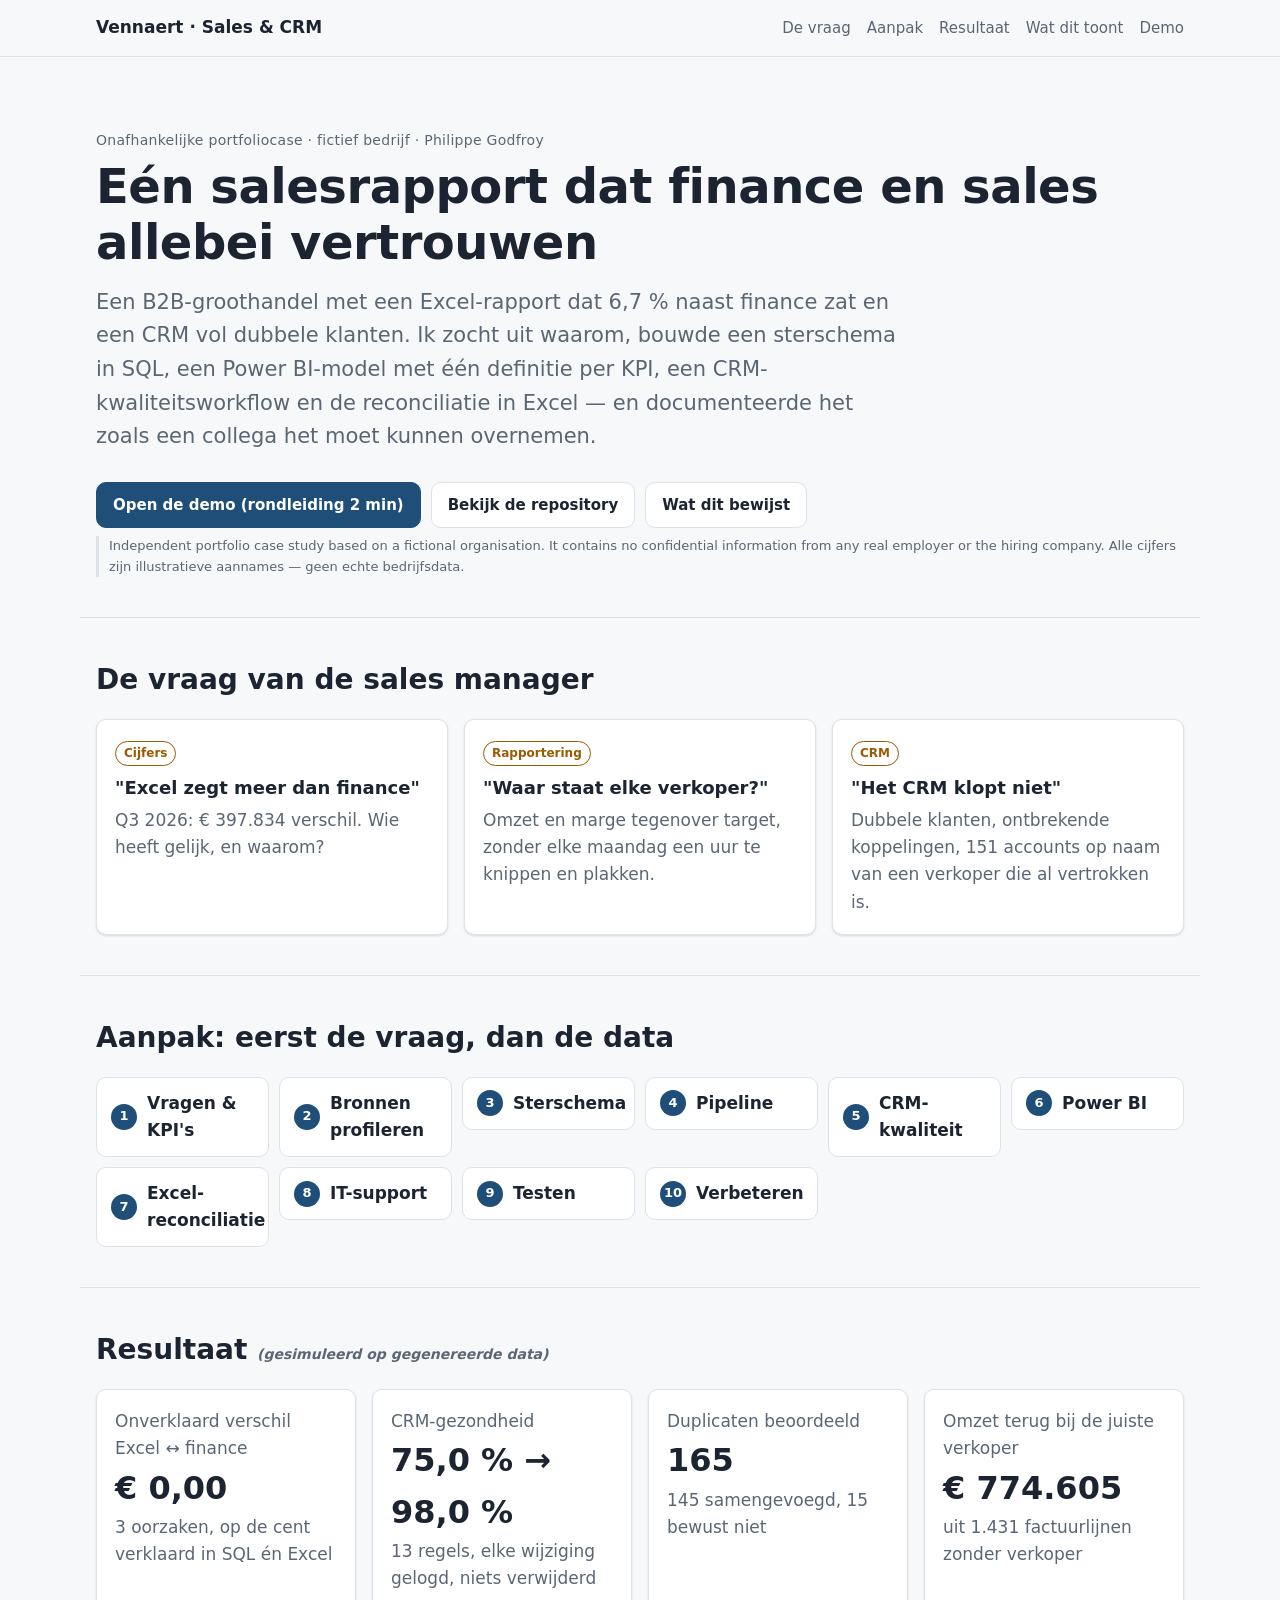
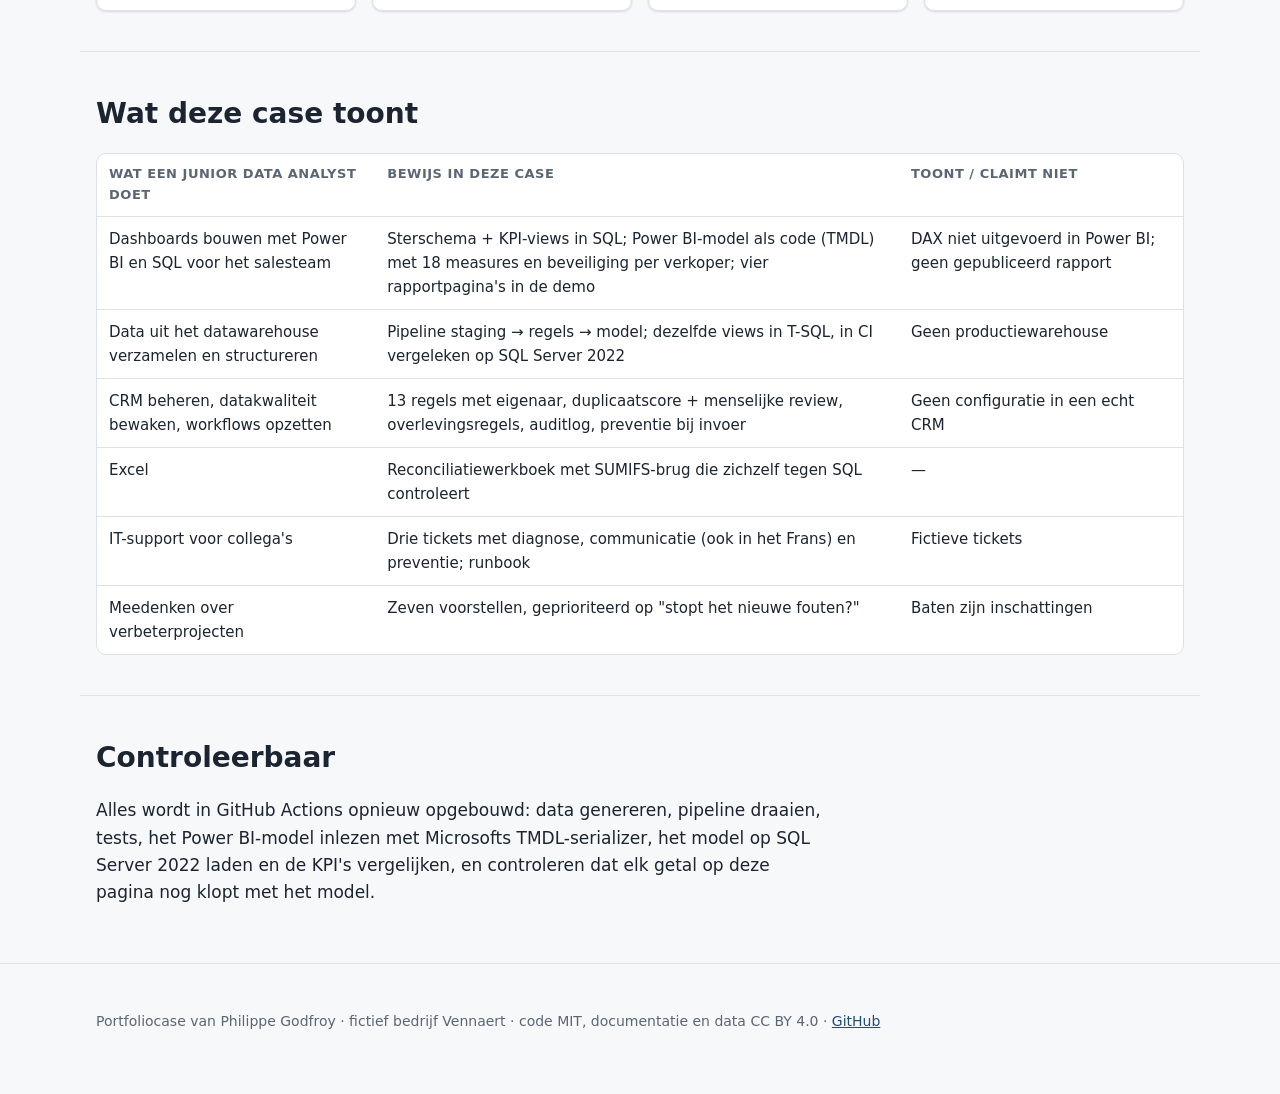
<file: site/index.html>
<!doctype html>
<html lang="nl">
<head>
  <meta charset="utf-8">
  <meta name="viewport" content="width=device-width, initial-scale=1">
  <title>Sales &amp; CRM Data Quality — portfoliocase data analyst</title>
  <meta name="description" content="Van een Excel-rapport dat 6,7 % naast finance zat en een vervuild CRM naar één betrouwbaar salesrapport: SQL, Power BI-model, CRM-datakwaliteit, Excel-reconciliatie en IT-support in één case.">
  <meta property="og:title" content="Sales &amp; CRM Data Quality — portfoliocase">
  <meta property="og:description" content="SQL, Power BI (TMDL), CRM-datakwaliteit en Excel-reconciliatie voor een fictieve B2B-groothandel.">
  <meta property="og:type" content="website">
  <link rel="icon" href="assets/favicon.svg" type="image/svg+xml">
  <link rel="stylesheet" href="assets/style.css">
</head>
<body>
  <header class="site-header">
    <div class="wrap header-inner">
      <a class="brand" href="./">Vennaert · Sales &amp; CRM</a>
      <nav aria-label="Secties">
        <a href="#vraag">De vraag</a>
        <a href="#aanpak">Aanpak</a>
        <a href="#resultaat">Resultaat</a>
        <a href="#bewijs">Wat dit toont</a>
        <a href="demo/?tour">Demo</a>
      </nav>
    </div>
  </header>

  <main>
    <section class="hero wrap">
      <p class="eyebrow">Onafhankelijke portfoliocase · fictief bedrijf · Philippe Godfroy</p>
      <h1>Eén salesrapport dat finance en sales allebei vertrouwen</h1>
      <p class="lede">Een B2B-groothandel met een Excel-rapport dat <!--m:recon_gap_pct|pct-->6,7 %<!--/m--> naast finance zat en een CRM vol dubbele klanten. Ik zocht uit waarom, bouwde een sterschema in SQL, een Power BI-model met één definitie per KPI, een CRM-kwaliteitsworkflow en de reconciliatie in Excel — en documenteerde het zoals een collega het moet kunnen overnemen.</p>
      <div class="cta-row">
        <a class="btn primary" href="demo/?tour">Open de demo (rondleiding 2 min)</a>
        <a class="btn" href="https://github.com/phlppgdfry/sales-analytics-crm-data-quality-case">Bekijk de repository</a>
        <a class="btn" href="https://github.com/phlppgdfry/sales-analytics-crm-data-quality-case/blob/main/EVIDENCE.md">Wat dit bewijst</a>
      </div>
      <p class="disclaimer">Independent portfolio case study based on a fictional organisation. It contains no confidential information from any real employer or the hiring company. Alle cijfers zijn illustratieve aannames — geen echte bedrijfsdata.</p>
    </section>

    <section id="vraag" class="wrap section">
      <h2>De vraag van de sales manager</h2>
      <div class="grid cards-3">
        <article class="card"><span class="chip warn">Cijfers</span><h3>"Excel zegt meer dan finance"</h3><p>Q3 2026: <!--m:recon_gap|eur0-->€ 397.834<!--/m--> verschil. Wie heeft gelijk, en waarom?</p></article>
        <article class="card"><span class="chip warn">Rapportering</span><h3>"Waar staat elke verkoper?"</h3><p>Omzet en marge tegenover target, zonder elke maandag een uur te knippen en plakken.</p></article>
        <article class="card"><span class="chip warn">CRM</span><h3>"Het CRM klopt niet"</h3><p>Dubbele klanten, ontbrekende koppelingen, <!--m:rule_crm05_before|int-->151<!--/m--> accounts op naam van een verkoper die al vertrokken is.</p></article>
      </div>
    </section>

    <section id="aanpak" class="wrap section">
      <h2>Aanpak: eerst de vraag, dan de data</h2>
      <ol class="journey">
        <li><a href="https://github.com/phlppgdfry/sales-analytics-crm-data-quality-case/blob/main/docs/01-business-questions/README.md"><span class="step-no">1</span>Vragen &amp; KPI's</a></li>
        <li><a href="https://github.com/phlppgdfry/sales-analytics-crm-data-quality-case/blob/main/docs/02-sources/README.md"><span class="step-no">2</span>Bronnen profileren</a></li>
        <li><a href="https://github.com/phlppgdfry/sales-analytics-crm-data-quality-case/blob/main/docs/03-modelling/README.md"><span class="step-no">3</span>Sterschema</a></li>
        <li><a href="https://github.com/phlppgdfry/sales-analytics-crm-data-quality-case/blob/main/docs/04-pipeline/README.md"><span class="step-no">4</span>Pipeline</a></li>
        <li><a href="https://github.com/phlppgdfry/sales-analytics-crm-data-quality-case/blob/main/docs/05-crm-quality/README.md"><span class="step-no">5</span>CRM-kwaliteit</a></li>
        <li><a href="https://github.com/phlppgdfry/sales-analytics-crm-data-quality-case/blob/main/docs/06-reporting/README.md"><span class="step-no">6</span>Power BI</a></li>
        <li><a href="https://github.com/phlppgdfry/sales-analytics-crm-data-quality-case/blob/main/docs/07-excel/README.md"><span class="step-no">7</span>Excel-reconciliatie</a></li>
        <li><a href="https://github.com/phlppgdfry/sales-analytics-crm-data-quality-case/blob/main/docs/08-it-support/README.md"><span class="step-no">8</span>IT-support</a></li>
        <li><a href="https://github.com/phlppgdfry/sales-analytics-crm-data-quality-case/blob/main/docs/09-testing/README.md"><span class="step-no">9</span>Testen</a></li>
        <li><a href="https://github.com/phlppgdfry/sales-analytics-crm-data-quality-case/blob/main/docs/10-improvement/README.md"><span class="step-no">10</span>Verbeteren</a></li>
      </ol>
    </section>

    <section id="resultaat" class="wrap section">
      <h2>Resultaat <span class="note">(gesimuleerd op gegenereerde data)</span></h2>
      <div class="grid cards-4">
        <article class="card"><p>Onverklaard verschil Excel ↔ finance</p><div class="kpi-value"><!--m:recon_unexplained|eur2-->€ 0,00<!--/m--></div><p>3 oorzaken, op de cent verklaard in SQL én Excel</p></article>
        <article class="card"><p>CRM-gezondheid</p><div class="kpi-value"><!--m:dq_health_before|pct-->75,0 %<!--/m--> → <!--m:dq_health_after|pct-->98,0 %<!--/m--></div><p>13 regels, elke wijziging gelogd, niets verwijderd</p></article>
        <article class="card"><p>Duplicaten beoordeeld</p><div class="kpi-value"><!--m:review_total|int-->165<!--/m--></div><p><!--m:review_samenvoegen|int-->145<!--/m--> samengevoegd, <!--m:review_geen_duplicaat|int-->15<!--/m--> bewust niet</p></article>
        <article class="card"><p>Omzet terug bij de juiste verkoper</p><div class="kpi-value"><!--m:unassigned_revenue_naive|eur0-->€ 774.605<!--/m--></div><p>uit <!--m:lines_rep_derived|int-->1.431<!--/m--> factuurlijnen zonder verkoper</p></article>
      </div>
    </section>

    <section id="bewijs" class="wrap section">
      <h2>Wat deze case toont</h2>
      <div class="table-wrap">
        <table>
          <thead><tr><th>Wat een junior data analyst doet</th><th>Bewijs in deze case</th><th>Toont / claimt niet</th></tr></thead>
          <tbody>
            <tr><td>Dashboards bouwen met Power BI en SQL voor het salesteam</td><td>Sterschema + KPI-views in SQL; Power BI-model als code (TMDL) met 18 measures en beveiliging per verkoper; vier rapportpagina's in de demo</td><td>DAX niet uitgevoerd in Power BI; geen gepubliceerd rapport</td></tr>
            <tr><td>Data uit het datawarehouse verzamelen en structureren</td><td>Pipeline staging → regels → model; dezelfde views in T-SQL, in CI vergeleken op SQL Server 2022</td><td>Geen productiewarehouse</td></tr>
            <tr><td>CRM beheren, datakwaliteit bewaken, workflows opzetten</td><td>13 regels met eigenaar, duplicaatscore + menselijke review, overlevingsregels, auditlog, preventie bij invoer</td><td>Geen configuratie in een echt CRM</td></tr>
            <tr><td>Excel</td><td>Reconciliatiewerkboek met SUMIFS-brug die zichzelf tegen SQL controleert</td><td>—</td></tr>
            <tr><td>IT-support voor collega's</td><td>Drie tickets met diagnose, communicatie (ook in het Frans) en preventie; runbook</td><td>Fictieve tickets</td></tr>
            <tr><td>Meedenken over verbeterprojecten</td><td>Zeven voorstellen, geprioriteerd op "stopt het nieuwe fouten?"</td><td>Baten zijn inschattingen</td></tr>
          </tbody>
        </table>
      </div>
    </section>

    <section class="wrap section">
      <h2>Controleerbaar</h2>
      <p class="measure">Alles wordt in GitHub Actions opnieuw opgebouwd: data genereren, pipeline draaien, tests, het Power BI-model inlezen met Microsofts TMDL-serializer, het model op SQL Server 2022 laden en de KPI's vergelijken, en controleren dat elk getal op deze pagina nog klopt met het model.</p>
    </section>
  </main>

  <footer class="site-footer">
    <div class="wrap">
      <p>Portfoliocase van Philippe Godfroy · fictief bedrijf Vennaert · code MIT, documentatie en data CC BY 4.0 · <a href="https://github.com/phlppgdfry/sales-analytics-crm-data-quality-case">GitHub</a></p>
    </div>
  </footer>
</body>
</html>
</file>
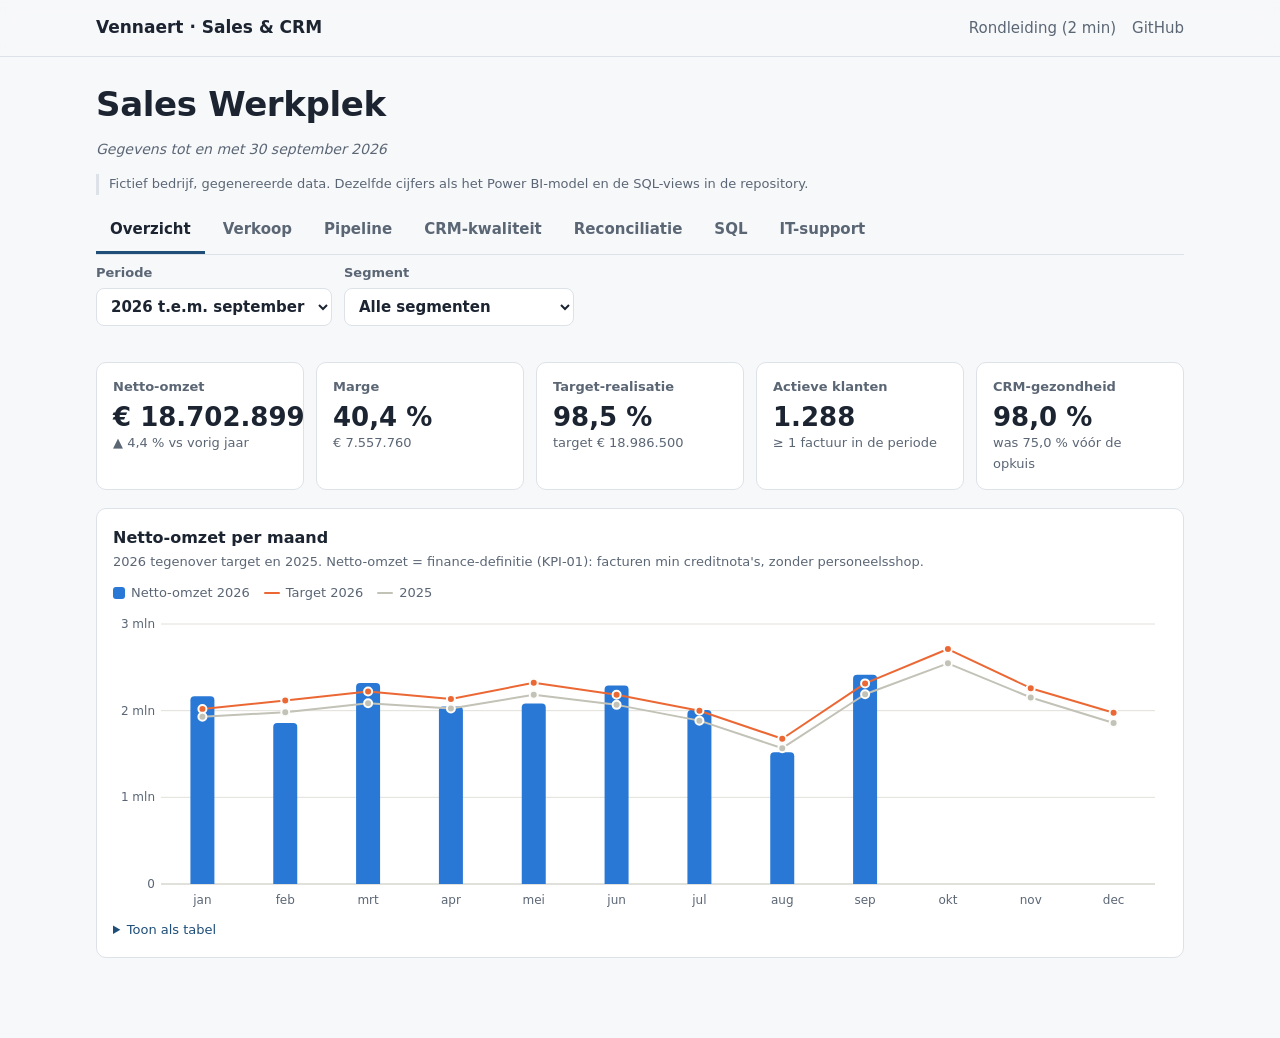
<file: site/demo/index.html>
<!doctype html>
<html lang="nl">
<head>
  <meta charset="utf-8">
  <meta name="viewport" content="width=device-width, initial-scale=1">
  <title>Vennaert Sales Werkplek — demo</title>
  <meta name="description" content="Interactieve demo: salesdashboard, CRM-datakwaliteit met duplicatenwachtrij, reconciliatie met finance en een SQL-console op het datawarehouse, in de browser.">
  <link rel="icon" href="../assets/favicon.svg" type="image/svg+xml">
  <link rel="stylesheet" href="../assets/style.css">
</head>
<body>
  <header class="site-header">
    <div class="wrap header-inner">
      <a class="brand" href="../">Vennaert · Sales &amp; CRM</a>
      <nav aria-label="Acties">
        <a href="#" id="btn-tour">Rondleiding (2 min)</a>
        <a href="https://github.com/phlppgdfry/sales-analytics-crm-data-quality-case">GitHub</a>
      </nav>
    </div>
  </header>

  <main class="wrap">
    <section class="app-head" style="padding-left:0;padding-right:0">
      <h1>Sales Werkplek</h1>
      <p class="note" id="asof">Gegevens tot en met …</p>
      <p class="disclaimer">Fictief bedrijf, gegenereerde data. Dezelfde cijfers als het Power BI-model en de SQL-views in de repository.</p>
      <div class="tabs" role="tablist" aria-label="Onderdelen">
        <button role="tab" id="tab-overview" aria-controls="p-overview" aria-selected="true">Overzicht</button>
        <button role="tab" id="tab-sales" aria-controls="p-sales" aria-selected="false">Verkoop</button>
        <button role="tab" id="tab-pipeline" aria-controls="p-pipeline" aria-selected="false">Pipeline</button>
        <button role="tab" id="tab-crm" aria-controls="p-crm" aria-selected="false">CRM-kwaliteit</button>
        <button role="tab" id="tab-recon" aria-controls="p-recon" aria-selected="false">Reconciliatie</button>
        <button role="tab" id="tab-sql" aria-controls="p-sql" aria-selected="false">SQL</button>
        <button role="tab" id="tab-support" aria-controls="p-support" aria-selected="false">IT-support</button>
      </div>
    </section>

    <div class="filters" id="filters">
      <label>Periode
        <select id="f-period">
          <option value="ytd">2026 t.e.m. september</option>
          <option value="q3">Q3 2026</option>
          <option value="12m">Laatste 12 maanden</option>
          <option value="2025">Jaar 2025</option>
        </select>
      </label>
      <label>Segment
        <select id="f-segment"><option value="*">Alle segmenten</option></select>
      </label>
    </div>

    <!-- Overzicht -->
    <section class="panel" id="p-overview" role="tabpanel" aria-labelledby="tab-overview">
      <div class="tiles" id="ov-tiles"></div>
      <div class="chart-card" id="ov-chart-card">
        <h3>Netto-omzet per maand</h3>
        <p class="caption">2026 tegenover target en 2025. Netto-omzet = finance-definitie (KPI-01): facturen min creditnota's, zonder personeelsshop.</p>
        <ul class="legend" id="ov-legend"></ul>
        <div class="chart" id="ov-chart"></div>
        <details class="table-view"><summary>Toon als tabel</summary><div class="table-wrap" id="ov-table"></div></details>
      </div>
    </section>

    <!-- Verkoop -->
    <section class="panel hidden" id="p-sales" role="tabpanel" aria-labelledby="tab-sales">
      <div class="chart-card" id="sales-rep-card">
        <h3>Netto-omzet per verkoper tegenover target</h3>
        <p class="caption">Omzet staat op de verkoper die de klant had op de factuurdatum (ADR-002): Koen B. vertrok eind maart, Bram S. startte in april vanaf nul.</p>
        <ul class="legend"><li><span class="key" style="background:var(--s1)"></span>Netto-omzet</li><li><span class="key line" style="background:var(--text)"></span>Target</li></ul>
        <div class="chart" id="sales-rep-chart"></div>
        <details class="table-view"><summary>Toon als tabel</summary><div class="table-wrap" id="sales-rep-table"></div></details>
      </div>
      <div class="two-col">
        <div class="chart-card">
          <h3>Netto-omzet per productcategorie</h3>
          <p class="caption">"Onbekend" = artikels zonder categorie (regel ERP-02), zichtbaar in plaats van weggefilterd.</p>
          <div class="chart" id="sales-cat-chart"></div>
          <details class="table-view"><summary>Toon als tabel</summary><div class="table-wrap" id="sales-cat-table"></div></details>
        </div>
        <div class="chart-card">
          <h3>Top 10 klanten, laatste 12 maanden</h3>
          <p class="caption">Vaste periode, los van de filters.</p>
          <div class="table-wrap" id="sales-top"></div>
        </div>
      </div>
    </section>

    <!-- Pipeline -->
    <section class="panel hidden" id="p-pipeline" role="tabpanel" aria-labelledby="tab-pipeline">
      <div class="tiles" id="pipe-tiles"></div>
      <div class="chart-card" id="pipe-stage-card">
        <h3>Open pipeline per fase</h3>
        <p class="caption">Bedrag en gewogen bedrag (bedrag × slaagkans 10/25/50/75 %). Huidige stand, los van de filters.</p>
        <ul class="legend"><li><span class="key" style="background:var(--s1)"></span>Open bedrag</li><li><span class="key" style="background:var(--s3)"></span>Gewogen</li></ul>
        <div class="chart" id="pipe-stage-chart"></div>
        <details class="table-view"><summary>Toon als tabel</summary><div class="table-wrap" id="pipe-stage-table"></div></details>
      </div>
      <div class="chart-card" id="pipe-stale-card">
        <h3>Vergeten deals: open, geen update in meer dan 60 dagen</h3>
        <p class="caption">De acht grootste. Het lijstje voor het maandaggesprek (regel OPP-01).</p>
        <div class="table-wrap" id="pipe-stale"></div>
      </div>
    </section>

    <!-- CRM -->
    <section class="panel hidden" id="p-crm" role="tabpanel" aria-labelledby="tab-crm">
      <div class="tiles" id="crm-tiles"></div>
      <div class="chart-card" id="crm-rules-card">
        <h3>13 regels, vóór en na de correcties</h3>
        <p class="caption">Blokkerend = maakt het rapport fout. Wat overblijft vraagt informatie van de klant (foute btw, geen contact) of van aankoop (artikelfiche).</p>
        <div class="table-wrap" id="crm-rules"></div>
      </div>
      <div class="chart-card" id="crm-queue-card">
        <h3>Duplicatenwachtrij — beslis zelf</h3>
        <p class="caption">Elk paar heeft een score en het bewijs. Geel = velden die verschillen. Jouw beslissing wordt naast die van de reviewers in de case gelegd. Er wordt niets automatisch samengevoegd (ADR-003).</p>
        <div class="filters" style="margin:0">
          <label>Toon
            <select id="q-filter">
              <option value="all">Alle paren</option>
              <option value="waarschijnlijk">Score ≥ 75 (waarschijnlijk)</option>
              <option value="beoordelen">Score 40–74 (beoordelen)</option>
              <option value="nodup">Wat de reviewers géén duplicaat vonden</option>
            </select>
          </label>
        </div>
        <div class="queue-nav">
          <button class="btn-sm" id="q-prev">← Vorige</button>
          <span id="q-pos" class="note"></span>
          <button class="btn-sm" id="q-next">Volgende →</button>
          <span id="q-score" class="status-pill"></span>
        </div>
        <div class="pair" id="q-pair"></div>
        <p class="note" id="q-evidence"></p>
        <div class="queue-nav">
          <button class="btn-sm primary" data-decide="samenvoegen">Samenvoegen</button>
          <button class="btn-sm" data-decide="geen duplicaat">Geen duplicaat</button>
          <button class="btn-sm" data-decide="later">Later</button>
          <button class="btn-sm" id="q-reset" title="Wis je beslissingen">Reset</button>
        </div>
        <div class="verdict hidden" id="q-verdict"></div>
        <p class="note" id="q-score-mine"></p>
      </div>
    </section>

    <!-- Reconciliatie -->
    <section class="panel hidden" id="p-recon" role="tabpanel" aria-labelledby="tab-recon">
      <div class="chart-card" id="recon-card">
        <h3>Van het wekelijkse Excel-rapport naar finance, Q3 2026</h3>
        <p class="caption">Elke stap is berekend uit de data (sql/05_reconciliation.sql) en identiek nagerekend in Excel met SUMIFS.</p>
        <div class="chart" id="recon-chart"></div>
        <details class="table-view" open><summary>Toon als tabel</summary><div class="table-wrap" id="recon-table"></div></details>
      </div>
      <div class="chart-card" id="recon-causes-card">
        <h3>Waar het verschil vandaan komt</h3>
        <p class="caption">De drie oorzaken, groot naar klein. Samen precies het verschil tussen het rapport en finance.</p>
        <div class="chart" id="recon-causes"></div>
      </div>
      <div class="chart-card">
        <h3>Per maand: finance tegenover het datawarehouse</h3>
        <div class="table-wrap" id="recon-monthly"></div>
      </div>
    </section>

    <!-- SQL -->
    <section class="panel hidden" id="p-sql" role="tabpanel" aria-labelledby="tab-sql">
      <div class="chart-card" id="sql-card">
        <h3>Het datawarehouse, in je browser</h3>
        <p class="caption">SQLite via sql.js (WebAssembly): dimensies, feiten, KPI-views en datakwaliteitstabellen. Alleen lezen; elke query draait op je eigen toestel. Dezelfde views bestaan in T-SQL en worden in CI op SQL Server 2022 vergeleken.</p>
        <div class="presets" id="sql-presets"></div>
        <label for="sql-text" class="note">Query</label>
        <textarea class="sql" id="sql-text" spellcheck="false"></textarea>
        <div class="queue-nav"><button class="btn-sm primary" id="sql-run">Uitvoeren (Ctrl/⌘ + Enter)</button><span class="note" id="sql-status">Database wordt geladen bij het openen van dit tabblad (± 6,5 MB).</span></div>
        <div class="table-wrap sql-out" id="sql-out"></div>
      </div>
    </section>

    <!-- IT-support -->
    <section class="panel hidden" id="p-support" role="tabpanel" aria-labelledby="tab-support">
      <div class="grid cards-3" id="support-cards">
        <article class="card"><span class="chip warn">P2 · Power BI</span><h3>"Het rapport toont cijfers van gisteren"</h3><p>Refresh mislukt: wachtwoord van het serviceaccount geroteerd, gateway niet bijgewerkt. Opgelost voor het maandgesprek; rotatie en gateway nu in één change.</p></article>
        <article class="card"><span class="chip warn">P2 · RLS · FR</span><h3>"Je ne vois aucun client dans le rapport"</h3><p>Rijbeveiliging filtert op e-mail; in de ERP-verkoperstabel stond een oud adres. Bron verbeterd, niet het rapport. Antwoord in eenvoudig Frans.</p></article>
        <article class="card"><span class="chip ok">P3 · Onboarding</span><h3>"Bram begint maandag"</h3><p>Laptop, MFA, CRM, Power BI-groep — en verkoper aanmaken met ingangsdatum. Offboarding = zelfde lijst omgekeerd: voorkomt de 151 accounts op naam van een vertrokken verkoper.</p></article>
      </div>
      <p class="note">Volledige tickets met diagnose, communicatie en preventie: <a href="https://github.com/phlppgdfry/sales-analytics-crm-data-quality-case/blob/main/docs/08-it-support/README.md">docs/08-it-support</a>.</p>
    </section>
  </main>

  <div class="tooltip hidden" id="tooltip" role="status"></div>
  <script type="module" src="app.js"></script>
</body>
</html>
</file>
<file: site/assets/style.css>
/* Case-site design system: neutral, enterprise, one accent. Change tokens, not components. */
:root {
  --font: ui-sans-serif, system-ui, -apple-system, "Segoe UI", Roboto, "Helvetica Neue", Arial, sans-serif;
  --mono: ui-monospace, "SF Mono", Menlo, Consolas, monospace;
  --bg: #f7f8fa;
  --surface: #ffffff;
  --text: #1b2430;
  --muted: #5b6675;
  --border: #dde2e8;
  --accent: #1f4e79;
  --accent-contrast: #ffffff;
  --ok: #1e7b4f;
  --warn: #9a5b00;
  --risk: #a3312a;
  --radius: 10px;
  --shadow: 0 1px 2px rgb(16 24 40 / 6%), 0 1px 3px rgb(16 24 40 / 8%);
  --wrap: 1120px;
  --gutter: 16px;
}
@media (prefers-color-scheme: dark) {
  :root:not([data-theme="light"]) {
    --bg: #0f141a;
    --surface: #161d25;
    --text: #e6eaef;
    --muted: #9aa5b1;
    --border: #2a3440;
    --accent: #7fb2e5;
    --accent-contrast: #0f141a;
    --ok: #5cc28f;
    --warn: #e0a84a;
    --risk: #ef8a82;
    --shadow: none;
  }
}

*, *::before, *::after { box-sizing: border-box; }
html { scroll-behavior: smooth; }
body { margin: 0; font-family: var(--font); background: var(--bg); color: var(--text); line-height: 1.6; font-size: 17px; }
a { color: var(--accent); }
a:focus-visible, .btn:focus-visible { outline: 3px solid var(--accent); outline-offset: 2px; }
img, svg { max-width: 100%; height: auto; }

.wrap { max-width: var(--wrap); margin: 0 auto; padding: 0 var(--gutter); }
.measure { max-width: 68ch; }

.site-header { position: sticky; top: 0; z-index: 10; background: color-mix(in srgb, var(--bg) 88%, transparent); backdrop-filter: blur(8px); border-bottom: 1px solid var(--border); }
.header-inner { display: flex; align-items: center; justify-content: space-between; gap: 16px; min-height: 56px; flex-wrap: wrap; }
.brand { font-weight: 700; text-decoration: none; color: var(--text); }
.site-header nav { display: flex; gap: 16px; flex-wrap: wrap; }
.site-header nav a { color: var(--muted); text-decoration: none; font-size: 15px; }
.site-header nav a:hover { color: var(--text); }

.hero { padding: 72px var(--gutter) 40px; }
.eyebrow { color: var(--muted); font-size: 14px; letter-spacing: .02em; margin: 0 0 8px; }
h1 { font-size: clamp(30px, 5vw, 48px); line-height: 1.15; margin: 0 0 16px; letter-spacing: -0.01em; }
h2 { font-size: clamp(22px, 3vw, 28px); margin: 0 0 16px; }
h3 { font-size: 18px; margin: 8px 0 4px; }
.lede { font-size: clamp(18px, 2.4vw, 21px); color: var(--muted); max-width: 60ch; margin: 0 0 28px; }

.cta-row { display: flex; flex-wrap: wrap; gap: 10px; }
.btn { display: inline-block; padding: 10px 16px; border-radius: var(--radius); border: 1px solid var(--border); background: var(--surface); color: var(--text); text-decoration: none; font-weight: 600; font-size: 15px; }
.btn.primary { background: var(--accent); color: var(--accent-contrast); border-color: var(--accent); }

.section { padding: 40px var(--gutter); border-top: 1px solid var(--border); }

.grid { display: grid; gap: 16px; }
.cards-3 { grid-template-columns: repeat(auto-fit, minmax(220px, 1fr)); }
.cards-4 { grid-template-columns: repeat(auto-fit, minmax(200px, 1fr)); }
.card { background: var(--surface); border: 1px solid var(--border); border-radius: var(--radius); padding: 18px; box-shadow: var(--shadow); }
.card p { margin: 0; color: var(--muted); }

.chip { display: inline-block; font-size: 12px; font-weight: 600; padding: 2px 8px; border-radius: 999px; border: 1px solid currentColor; }
.chip.ok { color: var(--ok); } .chip.warn { color: var(--warn); } .chip.risk { color: var(--risk); }

.checklist { padding-left: 1.2em; }
.journey { list-style: none; padding: 0; margin: 0; display: grid; grid-template-columns: repeat(auto-fit, minmax(150px, 1fr)); gap: 10px; }
.journey a { display: flex; align-items: center; gap: 10px; padding: 12px 14px; background: var(--surface); border: 1px solid var(--border); border-radius: var(--radius); text-decoration: none; color: var(--text); font-weight: 600; }
.step-no { display: inline-grid; place-items: center; width: 26px; height: 26px; border-radius: 50%; background: var(--accent); color: var(--accent-contrast); font-size: 13px; flex: none; }

.diagram { margin: 0; background: var(--surface); border: 1px solid var(--border); border-radius: var(--radius); padding: 16px; overflow-x: auto; }
.diagram figcaption { color: var(--muted); font-size: 14px; margin-top: 8px; }

.kpi-value { font-size: 32px; font-weight: 700; color: var(--text) !important; }
.note { font-size: 14px; color: var(--muted); font-style: italic; }

.table-wrap { overflow-x: auto; border: 1px solid var(--border); border-radius: var(--radius); background: var(--surface); }
table { border-collapse: collapse; width: 100%; font-size: 15px; }
th, td { text-align: left; padding: 10px 12px; border-bottom: 1px solid var(--border); vertical-align: top; }
th { color: var(--muted); font-weight: 600; font-size: 13px; text-transform: uppercase; letter-spacing: .04em; }
tr:last-child td { border-bottom: none; }

.site-footer { border-top: 1px solid var(--border); padding: 32px 0 48px; color: var(--muted); font-size: 14px; }


/* ---------- data-viz tokens (reference palette, validated light/dark) ---------- */
:root {
  --viz-surface: #fcfcfb; --viz-grid: #e1e0d9; --viz-axis: #c3c2b7; --viz-muted: #898781;
  --s1: #2a78d6; --s2: #eb6834; --s3: #1baf7a; --s8: #e34948; --s-prev: #c3c2b7;
  --good: #0ca30c; --critical: #d03b3b;
}
@media (prefers-color-scheme: dark) {
  :root:not([data-theme="light"]) {
    --viz-surface: #1a1a19; --viz-grid: #2c2c2a; --viz-axis: #383835;
    --s1: #3987e5; --s2: #d95926; --s3: #199e70; --s8: #e66767; --s-prev: #5f5e5a;
  }
}
:root[data-theme="dark"] {
  --bg: #0f141a; --surface: #161d25; --text: #e6eaef; --muted: #9aa5b1; --border: #2a3440;
  --accent: #7fb2e5; --accent-contrast: #0f141a; --ok: #5cc28f; --warn: #e0a84a; --risk: #ef8a82; --shadow: none;
  --viz-surface: #1a1a19; --viz-grid: #2c2c2a; --viz-axis: #383835;
  --s1: #3987e5; --s2: #d95926; --s3: #199e70; --s8: #e66767; --s-prev: #5f5e5a;
}

/* ---------- demo app ---------- */
.app-head { padding: 28px var(--gutter) 8px; }
.app-head h1 { font-size: clamp(24px, 4vw, 34px); margin-bottom: 6px; }
.tabs { display: flex; gap: 4px; flex-wrap: wrap; border-bottom: 1px solid var(--border); margin: 12px 0 0; }
.tabs button { font: inherit; font-size: 15px; font-weight: 600; padding: 10px 14px; border: none; background: none; color: var(--muted); border-bottom: 3px solid transparent; cursor: pointer; }
.tabs button[aria-selected="true"] { color: var(--text); border-bottom-color: var(--accent); }
.panel { padding: 20px 0 64px; }
.filters { display: flex; flex-wrap: wrap; gap: 12px; align-items: end; margin-bottom: 16px; }
.filters label { display: grid; gap: 4px; font-size: 13px; color: var(--muted); font-weight: 600; }
select, textarea, .filters input { font: inherit; font-size: 15px; padding: 8px 10px; border: 1px solid var(--border); border-radius: 8px; background: var(--surface); color: var(--text); }
.tiles { display: grid; grid-template-columns: repeat(auto-fit, minmax(170px, 1fr)); gap: 12px; margin-bottom: 18px; }
.tile { background: var(--surface); border: 1px solid var(--border); border-radius: var(--radius); padding: 14px 16px; }
.tile .label { font-size: 13px; color: var(--muted); font-weight: 600; }
.tile .value { font-size: 26px; font-weight: 700; line-height: 1.2; margin-top: 4px; }
.tile .sub { font-size: 13px; color: var(--muted); }
.delta-up { color: var(--ok); } .delta-down { color: var(--risk); }
.chart-card { background: var(--surface); border: 1px solid var(--border); border-radius: var(--radius); padding: 16px; margin-bottom: 16px; position: relative; }
.chart-card h3 { margin: 0 0 2px; font-size: 16px; }
.chart-card .caption { margin: 0 0 10px; font-size: 13px; color: var(--muted); }
.chart { width: 100%; overflow: hidden; }
.chart svg { display: block; width: 100%; height: auto; }
.chart text { fill: var(--muted); font-size: 12px; font-family: var(--font); }
.chart .lbl { fill: var(--text); font-weight: 600; }
.legend { display: flex; flex-wrap: wrap; gap: 14px; font-size: 13px; color: var(--muted); margin: 0 0 8px; padding: 0; list-style: none; }
.legend li { display: flex; align-items: center; gap: 6px; }
.legend .key { width: 12px; height: 12px; border-radius: 3px; display: inline-block; }
.legend .key.line { height: 2px; border-radius: 1px; width: 16px; }
.two-col { display: grid; grid-template-columns: repeat(auto-fit, minmax(320px, 1fr)); gap: 16px; }
.tooltip { position: fixed; pointer-events: none; z-index: 40; background: var(--surface); color: var(--text); border: 1px solid var(--border); border-radius: 8px; padding: 8px 10px; font-size: 13px; box-shadow: 0 4px 16px rgb(0 0 0 / 18%); min-width: 140px; }
.tooltip strong { display: block; font-size: 15px; }
.tooltip .row { display: flex; align-items: center; gap: 6px; color: var(--muted); }
.tooltip .row b { color: var(--text); margin-left: auto; padding-left: 10px; }
.tooltip .k { width: 12px; height: 2px; display: inline-block; }
details.table-view { margin-top: 8px; font-size: 14px; }
details.table-view summary { cursor: pointer; color: var(--accent); font-size: 13px; }
td.num, th.num { text-align: right; font-variant-numeric: tabular-nums; }
.pair { display: grid; grid-template-columns: 1fr 1fr; gap: 0; border: 1px solid var(--border); border-radius: var(--radius); overflow: hidden; background: var(--surface); }
.pair > div { padding: 12px 14px; font-size: 14px; }
.pair > div + div { border-left: 1px solid var(--border); }
.pair dl { margin: 0; display: grid; grid-template-columns: 92px 1fr; gap: 2px 8px; }
.pair dt { color: var(--muted); }
.pair dd { margin: 0; overflow-wrap: anywhere; }
.pair dd.diff { background: color-mix(in srgb, var(--warn) 18%, transparent); border-radius: 4px; padding: 0 4px; }
.queue-nav { display: flex; gap: 8px; align-items: center; flex-wrap: wrap; margin: 12px 0; }
.btn-sm { font: inherit; font-size: 14px; font-weight: 600; padding: 7px 12px; border-radius: 8px; border: 1px solid var(--border); background: var(--surface); color: var(--text); cursor: pointer; }
.btn-sm.primary { background: var(--accent); color: var(--accent-contrast); border-color: var(--accent); }
.btn-sm[aria-pressed="true"] { outline: 2px solid var(--accent); }
.verdict { margin-top: 10px; padding: 10px 12px; border-radius: 8px; border: 1px solid var(--border); font-size: 14px; }
.sql-out { max-height: 420px; overflow: auto; }
textarea.sql { width: 100%; min-height: 140px; font-family: var(--mono); font-size: 14px; }
.presets { display: flex; flex-wrap: wrap; gap: 6px; margin: 8px 0; }
.status-pill { display: inline-flex; align-items: center; gap: 6px; font-size: 13px; font-weight: 600; }
.status-pill::before { content: ""; width: 8px; height: 8px; border-radius: 50%; background: currentColor; }
.disclaimer { font-size: 13px; color: var(--muted); border-left: 3px solid var(--border); padding-left: 10px; margin: 8px 0 0; }
@media (max-width: 560px) { .pair { grid-template-columns: 1fr; } .pair > div + div { border-left: none; border-top: 1px solid var(--border); } .tile .value { font-size: 22px; } }

/* Guided tour (assets/tour.js) */
.hidden { display: none !important; }
.tour { position: fixed; left: 16px; right: 16px; bottom: 16px; z-index: 50; max-width: 760px; margin: 0 auto; background: var(--text); color: var(--bg); border-radius: var(--radius); padding: 12px 16px; display: flex; gap: 12px; align-items: center; justify-content: space-between; flex-wrap: wrap; box-shadow: 0 6px 24px rgb(0 0 0 / 25%); }
.tour p { margin: 0; font-size: 15px; max-width: 70ch; }
.tour .tour-step { display: block; font-size: 12px; opacity: .7; }
.tour-actions { display: flex; gap: 8px; }
.tour button { font: inherit; font-size: 14px; padding: 6px 12px; border-radius: 999px; border: 1px solid currentColor; background: transparent; color: inherit; cursor: pointer; }
.tour button:disabled { opacity: .4; cursor: default; }
.tour-flash { animation: tour-flash 1.4s ease-out; }
@keyframes tour-flash { 0% { box-shadow: 0 0 0 4px var(--accent); } 100% { box-shadow: 0 0 0 4px transparent; } }

@media print {
  .site-header, .cta-row, .tour { display: none; }
  body { background: #fff; color: #000; font-size: 11pt; }
  .section { break-inside: avoid; padding: 16px 0; }
  .card { box-shadow: none; }
  a { color: #000; }
}
@media (prefers-reduced-motion: reduce) { html { scroll-behavior: auto; } .tour-flash { animation: none; outline: 3px solid var(--accent); } }
</file>
